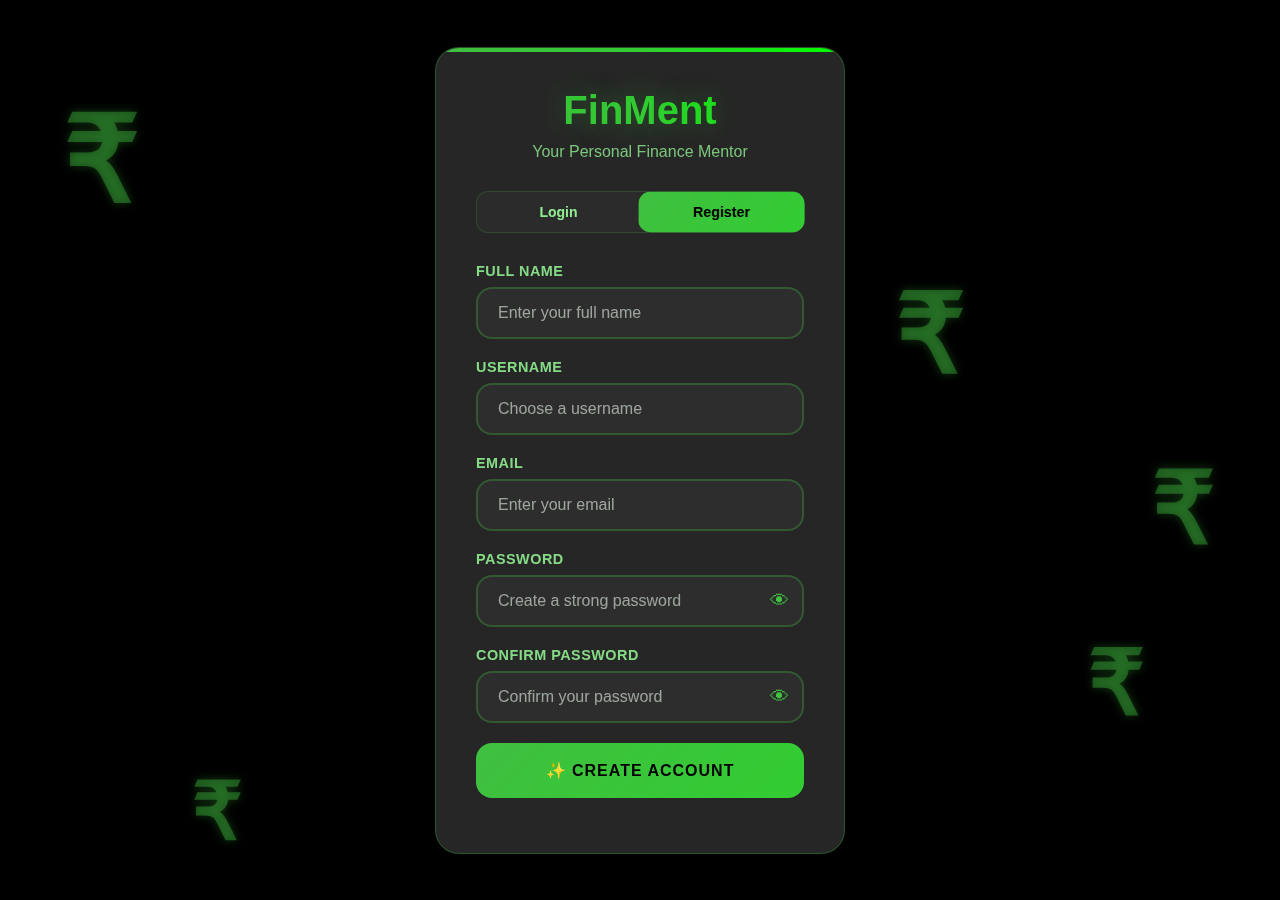
<file: target/classes/static/index.html>
<!DOCTYPE html>
<html lang="en">
<head>
    <meta charset="UTF-8">
    <meta name="viewport" content="width=device-width, initial-scale=1.0">
    <title>FinMent - Student Finance Mentor</title>
    <style>
        * {
            margin: 0;
            padding: 0;
            box-sizing: border-box;
        }

        body {
            font-family: 'Inter', -apple-system, BlinkMacSystemFont, 'Segoe UI', sans-serif;
            background: #000000;
            min-height: 100vh;
            color: #e8f5e8;
            overflow-x: hidden;
        }

        .floating-shapes {
            position: fixed;
            top: 0;
            left: 0;
            width: 100%;
            height: 100%;
            pointer-events: none;
            z-index: -1;
        }

        .shape {
            position: absolute;
            border-radius: 50%;
            background: rgba(64, 191, 64, 0.15);
            animation: float 20s infinite linear;
        }

        .shape:nth-child(1) { width: 80px; height: 80px; top: 20%; left: 10%; animation-delay: 0s; }
        .shape:nth-child(2) { width: 60px; height: 60px; top: 60%; left: 80%; animation-delay: 5s; }
        .shape:nth-child(3) { width: 100px; height: 100px; top: 40%; left: 60%; animation-delay: 10s; }
        .shape:nth-child(4) { width: 40px; height: 40px; top: 80%; left: 20%; animation-delay: 15s; }

        @keyframes float {
            0%, 100% { transform: translateY(0px) rotate(0deg); }
            50% { transform: translateY(-20px) rotate(180deg); }
        }

        .container {
            max-width: 1600px;
            margin: 0 auto;
            padding: 20px;
        }

        .header {
            text-align: center;
            margin-bottom: 40px;
            position: relative;
        }

        .header h1 {
            font-size: 4rem;
            font-weight: 900;
            background: linear-gradient(45deg, #40bf40, #32cd32, #00ff00);
            -webkit-background-clip: text;
            -webkit-text-fill-color: transparent;
            text-shadow: 0 0 30px rgba(64, 191, 64, 0.4);
            margin-bottom: 10px;
            animation: glow 3s ease-in-out infinite alternate;
        }

        @keyframes glow {
            from { filter: drop-shadow(0 0 20px rgba(64, 191, 64, 0.3)); }
            to { filter: drop-shadow(0 0 40px rgba(64, 191, 64, 0.6)); }
        }

        .subtitle {
            font-size: 1.2rem;
            opacity: 0.9;
            margin-bottom: 30px;
            color: #90ee90;
        }

        .top-stats {
            display: grid;
            grid-template-columns: repeat(auto-fit, minmax(200px, 1fr));
            gap: 20px;
            margin-bottom: 30px;
        }

        .stat-card {
            background: rgba(45, 45, 45, 0.8);
            backdrop-filter: blur(20px);
            border: 1px solid rgba(64, 191, 64, 0.3);
            border-radius: 24px;
            padding: 25px;
            text-align: center;
            position: relative;
            overflow: hidden;
            transition: all 0.4s cubic-bezier(0.175, 0.885, 0.32, 1.275);
        }

        .stat-card::before {
            content: '';
            position: absolute;
            top: 0;
            left: -100%;
            width: 100%;
            height: 100%;
            background: linear-gradient(90deg, transparent, rgba(64, 191, 64, 0.2), transparent);
            transition: left 0.5s;
        }

        .stat-card:hover::before {
            left: 100%;
        }

        .stat-card:hover {
            transform: translateY(-10px) scale(1.02);
            box-shadow: 0 20px 40px rgba(64, 191, 64, 0.25);
            border-color: rgba(64, 191, 64, 0.6);
        }

        .stat-icon {
            font-size: 2.5rem;
            margin-bottom: 10px;
            display: block;
        }

        .stat-label {
            font-size: 0.85rem;
            opacity: 0.8;
            margin-bottom: 8px;
            text-transform: uppercase;
            letter-spacing: 1px;
            color: #90ee90;
        }

        .stat-value {
            font-size: 1.8rem;
            font-weight: 800;
            margin-bottom: 5px;
            text-shadow: 0 2px 10px rgba(0, 0, 0, 0.3);
            color: #40bf40;
        }

        .income-card { background: linear-gradient(135deg, rgba(64, 191, 64, 0.25), rgba(50, 205, 50, 0.25)); }
        .expense-card { background: linear-gradient(135deg, rgba(64, 191, 64, 0.15), rgba(45, 45, 45, 0.8)); }
        .balance-card { background: linear-gradient(135deg, rgba(64, 191, 64, 0.3), rgba(50, 205, 50, 0.3)); }
        .cash-card { background: linear-gradient(135deg, rgba(64, 191, 64, 0.25), rgba(0, 255, 0, 0.2)); }
        .upi-card { background: linear-gradient(135deg, rgba(50, 205, 50, 0.25), rgba(64, 191, 64, 0.25)); }

        .wallet-section {
            display: grid;
            grid-template-columns: repeat(auto-fit, minmax(300px, 1fr));
            gap: 20px;
            margin-bottom: 30px;
        }

        .main-grid {
            display: grid;
            grid-template-columns: repeat(auto-fit, minmax(350px, 1fr));
            gap: 30px;
            margin-bottom: 40px;
        }

        .card {
            background: rgba(45, 45, 45, 0.85);
            backdrop-filter: blur(20px);
            border: 1px solid rgba(64, 191, 64, 0.3);
            border-radius: 24px;
            padding: 30px;
            transition: all 0.3s ease;
            position: relative;
            overflow: hidden;
        }

        .card::after {
            content: '';
            position: absolute;
            top: 0;
            left: 0;
            right: 0;
            height: 4px;
            background: linear-gradient(90deg, #40bf40, #32cd32, #00ff00);
            border-radius: 24px 24px 0 0;
        }

        .card:hover {
            transform: translateY(-5px);
            box-shadow: 0 15px 35px rgba(64, 191, 64, 0.25);
            border-color: rgba(64, 191, 64, 0.5);
        }

        .card-title {
            font-size: 1.5rem;
            font-weight: 700;
            margin-bottom: 25px;
            color: #40bf40;
        }

        .form-group {
            margin-bottom: 20px;
        }

        .form-label {
            display: block;
            margin-bottom: 8px;
            font-weight: 600;
            font-size: 0.9rem;
            text-transform: uppercase;
            letter-spacing: 0.5px;
            opacity: 0.9;
            color: #90ee90;
        }

        .form-input, .form-select {
            width: 100%;
            padding: 15px 20px;
            background: rgba(45, 45, 45, 0.7);
            border: 2px solid rgba(64, 191, 64, 0.3);
            border-radius: 16px;
            color: #e8f5e8;
            font-size: 16px;
            transition: all 0.3s ease;
        }

        .form-input::placeholder {
            color: rgba(232, 245, 232, 0.6);
        }

        .form-input:focus, .form-select:focus {
            outline: none;
            border-color: #40bf40;
            background: rgba(45, 45, 45, 0.9);
            box-shadow: 0 0 20px rgba(64, 191, 64, 0.25);
        }

        .form-select option {
            background: #2d2d2d;
            color: #e8f5e8;
        }

        .btn {
            width: 100%;
            padding: 18px;
            border: none;
            border-radius: 16px;
            font-size: 16px;
            font-weight: 700;
            text-transform: uppercase;
            letter-spacing: 1px;
            cursor: pointer;
            transition: all 0.3s ease;
            position: relative;
            overflow: hidden;
            color: #000;
            margin-bottom: 10px;
        }

        .btn:hover {
            transform: translateY(-3px) scale(1.05);
            box-shadow: 0 10px 30px rgba(64, 191, 64, 0.3);
        }

        .btn-income { background: linear-gradient(135deg, #40bf40 0%, #32cd32 100%); }
        .btn-expense { background: linear-gradient(135deg, #40bf40 0%, #50c878 100%); }
        .btn-budget { background: linear-gradient(135deg, #40bf40 0%, #32cd32 100%); }
        .btn-transfer { background: linear-gradient(135deg, #40bf40 0%, #00ff00 100%); }

        .budget-progress {
            background: rgba(45, 45, 45, 0.7);
            border-radius: 10px;
            height: 12px;
            margin: 15px 0;
            overflow: hidden;
            border: 1px solid rgba(64, 191, 64, 0.3);
        }

        .budget-fill {
            height: 100%;
            background: linear-gradient(90deg, #40bf40, #32cd32);
            border-radius: 10px;
            transition: width 0.5s ease;
        }

        .budget-fill.over-budget {
            background: linear-gradient(90deg, #dc2626, #b91c1c);
        }

        .daily-expenses {
            max-height: 200px;
            overflow-y: auto;
            margin-top: 15px;
        }

        .daily-expense-item {
            display: flex;
            justify-content: space-between;
            align-items: center;
            padding: 12px 15px;
            margin-bottom: 8px;
            background: rgba(45, 45, 45, 0.7);
            border-radius: 12px;
            border-left: 4px solid #40bf40;
        }

        .transaction-list {
            max-height: 300px;
            overflow-y: auto;
            margin-top: 20px;
        }

        .transaction-list::-webkit-scrollbar {
            width: 6px;
        }

        .transaction-list::-webkit-scrollbar-track {
            background: rgba(45, 45, 45, 0.5);
            border-radius: 10px;
        }

        .transaction-list::-webkit-scrollbar-thumb {
            background: rgba(64, 191, 64, 0.6);
            border-radius: 10px;
        }

        .transaction-item {
            display: flex;
            justify-content: space-between;
            align-items: center;
            padding: 20px;
            margin-bottom: 15px;
            background: rgba(45, 45, 45, 0.7);
            border-radius: 20px;
            border-left: 5px solid;
            transition: all 0.3s ease;
        }

        .transaction-item:hover {
            transform: translateX(10px);
            box-shadow: 0 10px 25px rgba(64, 191, 64, 0.2);
        }

        .transaction-item.income {
            border-left-color: #40bf40;
        }

        .transaction-item.expense {
            border-left-color: #dc2626;
        }

        .transaction-info h4 {
            font-size: 1.1rem;
            margin-bottom: 5px;
            font-weight: 600;
            color: #e8f5e8;
        }

        .transaction-meta {
            font-size: 0.85rem;
            opacity: 0.7;
            color: #90ee90;
        }

        .transaction-amount {
            font-size: 1.4rem;
            font-weight: 800;
            color: #40bf40;
        }

        .wallet-actions {
            display: flex;
            gap: 10px;
            margin-top: 15px;
            flex-wrap: wrap;
        }

        .wallet-btn {
            flex: 1;
            min-width: 100px;
            padding: 12px;
            background: rgba(64, 191, 64, 0.2);
            border: 1px solid rgba(64, 191, 64, 0.3);
            border-radius: 12px;
            color: #e8f5e8;
            font-weight: 600;
            cursor: pointer;
            transition: all 0.3s ease;
        }

        .wallet-btn:hover {
            background: rgba(64, 191, 64, 0.3);
            box-shadow: 0 5px 15px rgba(64, 191, 64, 0.2);
        }

        .modal {
            display: none;
            position: fixed;
            top: 0;
            left: 0;
            width: 100%;
            height: 100%;
            background: rgba(0, 0, 0, 0.8);
            backdrop-filter: blur(10px);
            z-index: 1000;
        }

        .modal.show {
            display: flex;
            align-items: center;
            justify-content: center;
        }

        .modal-content {
            background: linear-gradient(135deg, rgba(45, 45, 45, 0.95), rgba(77, 77, 77, 0.95));
            backdrop-filter: blur(20px);
            padding: 40px;
            border-radius: 24px;
            width: 90%;
            max-width: 500px;
            border: 1px solid rgba(64, 191, 64, 0.3);
            position: relative;
        }

        .close {
            position: absolute;
            top: 15px;
            right: 20px;
            font-size: 2rem;
            color: rgba(232, 245, 232, 0.8);
            cursor: pointer;
            transition: all 0.3s ease;
        }

        .close:hover {
            color: #40bf40;
            transform: rotate(90deg) scale(1.2);
        }

        .notification {
            position: fixed;
            top: 20px;
            right: 20px;
            padding: 20px 30px;
            background: linear-gradient(135deg, #40bf40, #32cd32);
            color: #000;
            border-radius: 16px;
            font-weight: 600;
            z-index: 1001;
            transform: translateX(500px);
            transition: all 0.4s ease;
            box-shadow: 0 10px 30px rgba(64, 191, 64, 0.3);
        }

        .notification.error {
            background: linear-gradient(135deg, #dc2626, #b91c1c);
            color: #fff;
        }

        .notification.show {
            transform: translateX(0);
        }

        @media (max-width: 768px) {
            .header h1 {
                font-size: 2.5rem;
            }

            .main-grid {
                grid-template-columns: 1fr;
            }

            .top-stats {
                grid-template-columns: repeat(2, 1fr);
            }

            .wallet-section {
                grid-template-columns: 1fr;
            }
        }
    </style>
</head>
<body>
<div class="floating-shapes">
    <div class="shape"></div>
    <div class="shape"></div>
    <div class="shape"></div>
    <div class="shape"></div>
</div>

<div class="container">
    <div class="header">
        <h1>FinMent</h1>
        <p class="subtitle">For the Student, By the Student</p>
    </div>
    <div id="netBalance"></div>

    <div class="top-stats">
        <div class="stat-card income-card">
            <span class="stat-icon">💰</span>
            <div class="stat-label">Total Income</div>
            <div class="stat-value" id="totalIncome">₹0</div>
        </div>
        <div class="stat-card expense-card">
            <span class="stat-icon">💸</span>
            <div class="stat-label">Total Spent</div>
            <div class="stat-value" id="totalExpenses">₹0</div>
        </div>
        <div class="stat-card balance-card">
            <span class="stat-icon">🏆</span>
            <div class="stat-label">Net Balance</div>
            <div class="stat-value" id="currentBalance">₹0</div>
        </div>
        <div class="stat-card cash-card">
            <span class="stat-icon">💵</span>
            <div class="stat-label">Cash in Hand</div>
            <div class="stat-value" id="cashInHand">₹0</div>
        </div>
        <div class="stat-card upi-card">
            <span class="stat-icon">📱</span>
            <div class="stat-label">UPI Balance</div>
            <div class="stat-value" id="upiBalance">₹0</div>
        </div>
    </div>

    <div class="wallet-section">
        <div class="card">
            <h2 class="card-title">🏦 Wallet Management</h2>
            <div class="wallet-actions">
                <button class="wallet-btn" onclick="openTransferModal('cash-to-upi')">Cash → UPI</button>
                <button class="wallet-btn" onclick="openTransferModal('upi-to-cash')">UPI → Cash</button>
                <button class="wallet-btn" onclick="openTransferModal('add-cash')">Add Cash</button>
                <button class="wallet-btn" onclick="openTransferModal('add-upi')">Add UPI</button>
            </div>
            <div style="margin-top: 20px; font-size: 0.9rem; opacity: 0.8;">
                <p>💡 Track your money across different payment methods</p>
            </div>
        </div>

        <div class="card">
            <h2 class="card-title">🎯 Monthly Budget</h2>
            <div class="form-group">
                <input type="number" class="form-input" id="budgetAmount" placeholder="Set monthly budget (₹)" min="0">
            </div>
            <button class="btn btn-budget" onclick="setBudget()">🎯 Set Budget</button>
            <div id="budgetDisplay" style="display: none; margin-top: 15px;">
                <div style="display: flex; justify-content: space-between; margin-bottom: 10px;">
                    <span>Spent: ₹<span id="budgetSpent">0</span></span>
                    <span>Budget: ₹<span id="budgetTotal">0</span></span>
                </div>
                <div class="budget-progress">
                    <div class="budget-fill" id="budgetFill"></div>
                </div>
                <div style="font-size: 0.85rem; opacity: 0.8;">
                    Remaining: ₹<span id="budgetRemaining">0</span>
                </div>
            </div>
        </div>

        <div class="card">
            <h2 class="card-title">📊 Today's Expenses</h2>
            <div class="daily-expenses" id="dailyExpenses">
                <div style="text-align: center; padding: 20px; opacity: 0.7;">
                    <p>No expenses today yet!</p>
                </div>
            </div>
            <div style="margin-top: 15px; padding-top: 15px; border-top: 1px solid rgba(64,191,64,0.2);">
                <strong>Today's Total: ₹<span id="todayTotal">0</span></strong>
            </div>
        </div>
    </div>

    <div class="main-grid">
        <div class="card">
            <h2 class="card-title">💵 Add Money</h2>
            <form id="incomeForm">
                <div class="form-group">
                    <label class="form-label">Amount (₹)</label>
                    <input type="number" class="form-input" id="incomeAmount" step="0.01" min="0" required placeholder="Enter amount">
                </div>
                <div class="form-group">
                    <label class="form-label">Add to</label>
                    <select class="form-select" id="incomeWallet" required>
                        <option value="cash">💵 Cash</option>
                        <option value="upi">📱 UPI</option>
                    </select>
                </div>
                <div class="form-group">
                    <label class="form-label">Date Received</label>
                    <input type="date" class="form-input" id="incomeDate" required>
                </div>
                <div class="form-group">
                    <label class="form-label">Source</label>
                    <select class="form-select" id="incomeSource">
                        <option value="Parents">Parents</option>
                        <option value="Part-time Job">Part-time Job</option>
                        <option value="Scholarship">Scholarship</option>
                        <option value="Gift">Gift</option>
                        <option value="Other">Other</option>
                    </select>
                </div>
                <button type="submit" class="btn btn-income">💰 Add Money</button>
            </form>
        </div>

        <div class="card">
            <h2 class="card-title">💸 Track Expense</h2>
            <form id="expenseForm">
                <div class="form-group">
                    <label class="form-label">Amount (₹)</label>
                    <input type="number" class="form-input" id="expenseAmount" step="0.01" min="0" required placeholder="How much did you spend?">
                </div>
                <div class="form-group">
                    <label class="form-label">Payment Method</label>
                    <select class="form-select" id="expenseWallet" required>
                        <option value="cash">💵 Cash</option>
                        <option value="upi">📱 UPI</option>
                    </select>
                </div>
                <div class="form-group">
                    <label class="form-label">Date</label>
                    <input type="date" class="form-input" id="expenseDate" required>
                </div>
                <div class="form-group">
                    <label class="form-label">Category</label>
                    <select class="form-select" id="expenseCategory">
                        <option value="Food">🍕 Food & Snacks</option>
                        <option value="Transport">🚌 Transport</option>
                        <option value="Books">📚 Books & Supplies</option>
                        <option value="Entertainment">🎮 Entertainment</option>
                        <option value="Clothes">👕 Clothes</option>
                        <option value="Health">💊 Health & Medicine</option>
                        <option value="Other">📦 Other</option>
                    </select>
                </div>
                <div class="form-group">
                    <label class="form-label">Description</label>
                    <input type="text" class="form-input" id="expenseDescription" placeholder="What did you buy?">
                </div>
                <button type="submit" class="btn btn-expense">💸 Add Expense</button>
            </form>
        </div>

        <div class="card">
            <h2 class="card-title">📊 Transaction History</h2>
            <div class="transaction-list" id="transactionList">
                <div style="text-align: center; padding: 40px; opacity: 0.7;">
                    <h3>🎉 Ready to start tracking?</h3>
                    <p>Add your first transaction above to see the magic happen!</p>
                </div>
            </div>
        </div>
    </div>
</div>

<div id="transferModal" class="modal">
    <div class="modal-content">
        <span class="close" onclick="closeTransferModal()">&times;</span>
        <h2 id="transferTitle" style="margin-bottom: 25px; color: #40bf40;">Transfer Money</h2>
        <form id="transferForm">
            <div class="form-group">
                <label class="form-label">Amount (₹)</label>
                <input type="number" class="form-input" id="transferAmount" step="0.01" min="0" required placeholder="Enter amount">
            </div>
            <div class="form-group">
                <label class="form-label">Description</label>
                <input type="text" class="form-input" id="transferDesc" placeholder="Optional description">
            </div>
            <button type="submit" class="btn btn-transfer">✅ Confirm</button>
        </form>
    </div>
</div>

<div id="notification" class="notification"></div>

<script>
    const BASE_URL = "http://localhost:8085/api/expenses";
    const userEmail = localStorage.getItem("userEmail"); // stored during login

    if (!userEmail) {
      alert("Please login first!");
      window.location.href = "login.html";
    }

    // ------------------------- DASHBOARD VARIABLES -------------------------
    let totalIncome = 0;
    let totalExpenses = 0;
    let cashInHand = 0;
    let upiBalance = 0;
    let transactions = [];

    // ------------------------- UPDATE DASHBOARD -------------------------
    function updateDashboard() {
      document.getElementById("totalIncome").innerText = `₹${totalIncome}`;
      document.getElementById("totalExpenses").innerText = `₹${totalExpenses}`;
      document.getElementById("cashInHand").innerText = `₹${cashInHand}`;
      document.getElementById("upiBalance").innerText = `₹${upiBalance}`;
    }

    // ------------------------- SHOW TRANSACTIONS -------------------------
    function renderTransactions() {
      const list = document.getElementById("transactionList");
      list.innerHTML = "";
      if (transactions.length === 0) {
        list.innerHTML = `<div style="text-align:center; padding:40px; opacity:0.7;">
                            <h3>🎉 Ready to start tracking?</h3>
                            <p>Add your first transaction above to see the magic happen!</p>
                          </div>`;
        return;
      }

      transactions.forEach((t) => {
        const div = document.createElement("div");
        div.classList.add("transaction-item", t.type);
        div.innerHTML = `
          <div class="transaction-info">
            <h4>${t.category || 'Transaction'}</h4>
            <div class="transaction-meta">${t.date} • ${t.description || ''}</div>
          </div>
          <div class="transaction-amount ${t.type}">₹${t.amount}</div>
        `;
        list.appendChild(div);
      });
    }

    // ------------------------- NOTIFICATION -------------------------
    function showNotification(msg, type = "success") {
      const n = document.getElementById("notification");
      n.className = "notification " + (type === "error" ? "error" : "");
      n.innerText = msg;
      n.classList.add("show");
      setTimeout(() => n.classList.remove("show"), 3000);
    }

    // ------------------------- LOAD EXISTING DATA -------------------------
    async function loadExpenses() {
      try {
        // NOTE: backend endpoint expects /api/expenses/user/{email}
        const res = await fetch(`${BASE_URL}/user/${encodeURIComponent(userEmail)}`);
        if (!res.ok) throw new Error("Failed to fetch data");

        const data = await res.json();

        // map server fields to frontend
        transactions = data.map((item) => ({
          type: item.category === "Income" ? "income" : "expense",
          amount: item.amount,
          wallet: item.wallet || "cash",
          date: item.date,
          category: item.category,
          description: item.description // backend uses 'description'
        }));

        totalIncome = 0;
        totalExpenses = 0;
        cashInHand = 0;
        upiBalance = 0;

        data.forEach((e) => {
          if (e.category === "Income") totalIncome += e.amount;
          else totalExpenses += e.amount;

          if (e.wallet === "cash")
            cashInHand += e.amount * (e.category === "Income" ? 1 : -1);
          else
            upiBalance += e.amount * (e.category === "Income" ? 1 : -1);
        });

        renderTransactions();
        updateDashboard();
      } catch (err) {
        console.error(err);
        showNotification("⚠️ Server not reachable!", "error");
      }
    }

    // ------------------------- ADD INCOME -------------------------
    document.getElementById("incomeForm").addEventListener("submit", async (e) => {
      e.preventDefault();
      const amount = parseFloat(document.getElementById("incomeAmount").value);
      const wallet = document.getElementById("incomeWallet").value;
      const date = document.getElementById("incomeDate").value;
      const source = document.getElementById("incomeSource").value;

      if (!amount || !date) return showNotification("Enter all fields!", "error");

      try {
        const res = await fetch(`${BASE_URL}/add`, {
          method: "POST",
          headers: { "Content-Type": "application/json" },
          body: JSON.stringify({
  email: userEmail,
  amount,
  category: "Income",
  wallet,
  source,
  date,
}),

        });

        if (res.ok) {
          showNotification("✅ Income added!");
          document.getElementById("incomeForm").reset();
          loadExpenses();
        } else {
          const txt = await res.text();
          showNotification("❌ Failed to add income! " + txt, "error");
        }
      } catch (err) {
        showNotification("⚠️ Server not reachable!", "error");
      }
    });

    // ------------------------- ADD EXPENSE -------------------------
    document.getElementById("expenseForm").addEventListener("submit", async (e) => {
      e.preventDefault();
      const amount = parseFloat(document.getElementById("expenseAmount").value);
      const wallet = document.getElementById("expenseWallet").value;
      const date = document.getElementById("expenseDate").value;
      const category = document.getElementById("expenseCategory").value;
      const description = document.getElementById("expenseDescription").value;

      if (!amount || !date || !category)
        return showNotification("Enter all fields!", "error");

      try {
        const res = await fetch(`${BASE_URL}/add`, {
          method: "POST",
          headers: { "Content-Type": "application/json" },
         body: JSON.stringify({
  email: userEmail,
  amount,
  category,
  wallet,
  description,
  date,
}),
        });

        if (res.ok) {
          showNotification("✅ Expense added!");
          document.getElementById("expenseForm").reset();
          loadExpenses();
        } else {
          const txt = await res.text();
          showNotification("❌ Failed to add expense! " + txt, "error");
        }
      } catch (err) {
        showNotification("⚠️ Server not reachable!", "error");
      }
      const EXPENSE_URL = "http://localhost:8085/api/expenses";
        const BUDGET_URL  = "http://localhost:8085/api/budget";
        async function loadBudget(month) {
  const res = await fetch(`${BUDGET_URL}/${encodeURIComponent(userEmail)}/${month}`);
  const data = await res.json();
  document.getElementById("monthlyBudget").innerText = `₹${data.limit_amount}`;
}
function updateDashboard() {
  const netBalance = totalIncome - totalExpenses;
  document.getElementById("totalIncome").innerText = `₹${totalIncome}`;
  document.getElementById("totalExpenses").innerText = `₹${totalExpenses}`;
  document.getElementById("cashInHand").innerText = `₹${cashInHand}`;
  document.getElementById("upiBalance").innerText = `₹${upiBalance}`;
  document.getElementById("netBalance").innerText = `₹${netBalance}`;
}

async function loadMonthlyBudget() {
  const month = new Date().getMonth() + 1; // current month as number
  try {
    const res = await fetch(`http://localhost:8085/api/budget/${encodeURIComponent(userEmail)}/${month}`);
    if (!res.ok) throw new Error("Failed to fetch budget");
    const data = await res.json();
    document.getElementById("monthlyBudget").innerText = `₹${data.limit_amount}`;
  } catch (err) {
    console.error(err);
    document.getElementById("monthlyBudget").innerText = "No budget set";
  }
}
window.onload = () => {
  loadExpenses();
  loadMonthlyBudget();
};


    });

    // ------------------------- INITIAL LOAD -------------------------
    window.onload = loadExpenses;
</script>

</body>
</html>
</file>
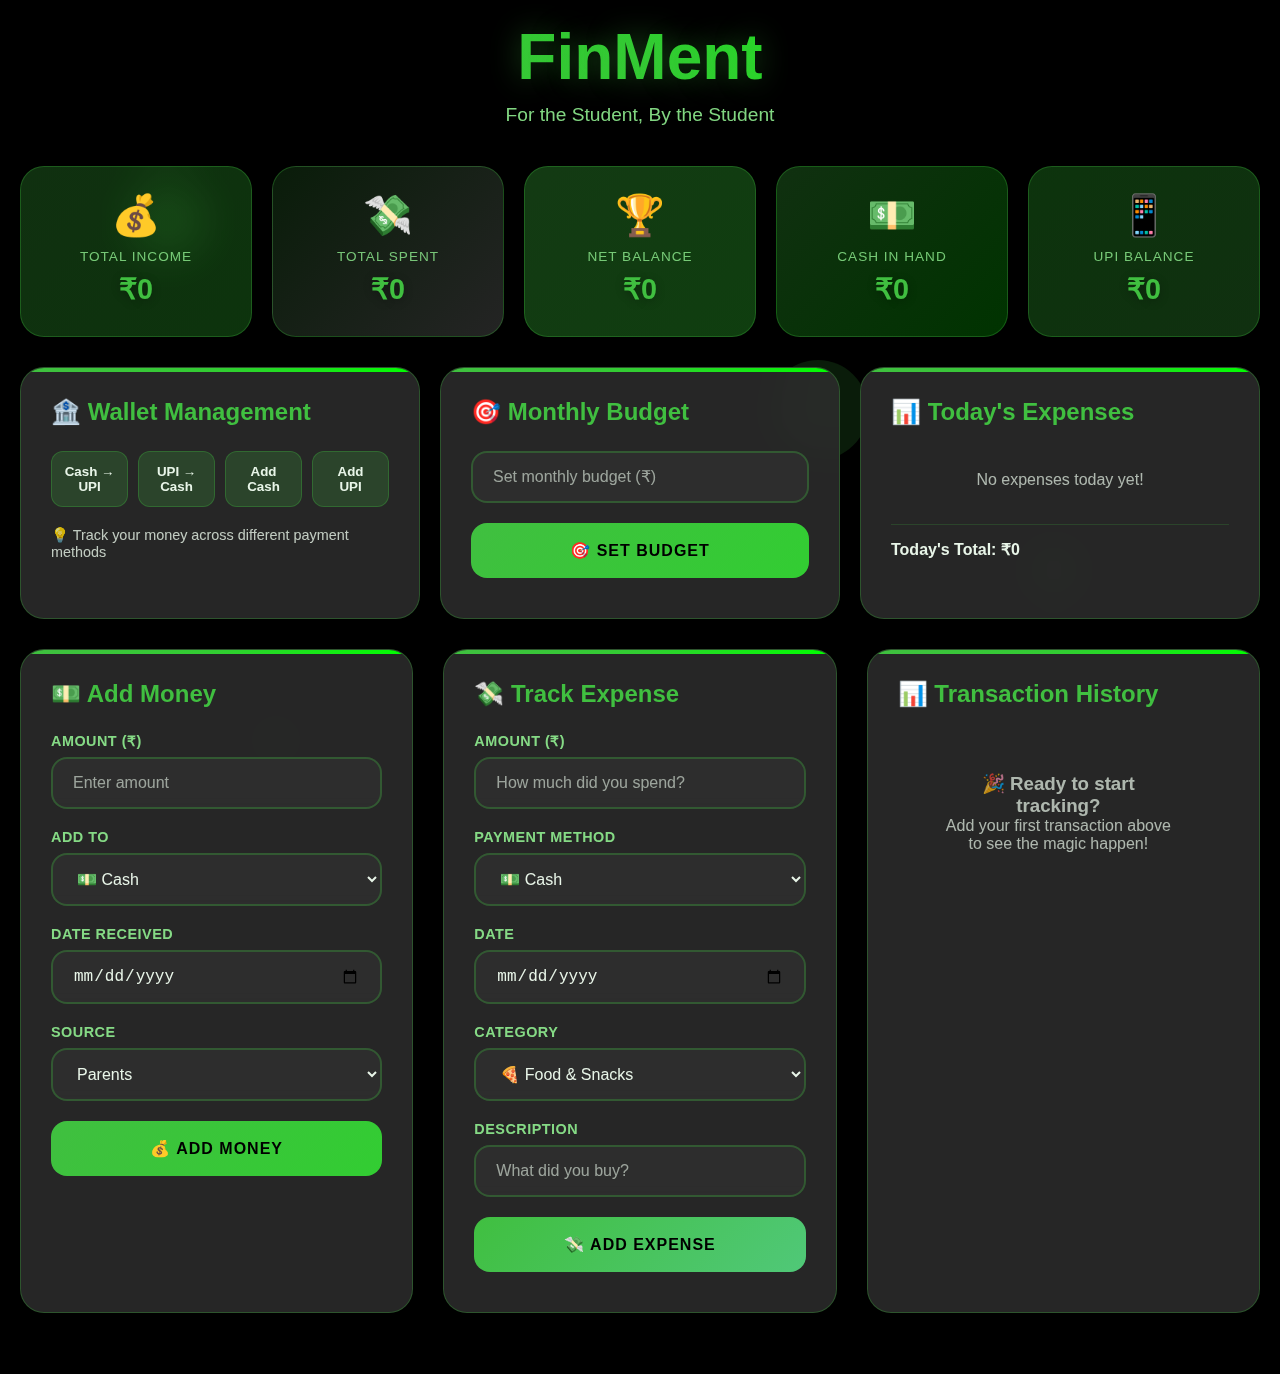
<file: src/main/resources/static/index.html>
<!DOCTYPE html>
<html lang="en">
<head>
  <meta charset="UTF-8">
  <meta name="viewport" content="width=device-width, initial-scale=1.0">
  <title>FinMent - Student Finance Mentor</title>
  <style>
    * {
        margin: 0;
        padding: 0;
        box-sizing: border-box;
    }

    body {
        font-family: 'Inter', -apple-system, BlinkMacSystemFont, 'Segoe UI', sans-serif;
        background: #000000;
        min-height: 100vh;
        color: #e8f5e8;
        overflow-x: hidden;
    }

    .floating-shapes {
        position: fixed;
        top: 0;
        left: 0;
        width: 100%;
        height: 100%;
        pointer-events: none;
        z-index: -1;
    }

    .shape {
        position: absolute;
        border-radius: 50%;
        background: rgba(64, 191, 64, 0.15);
        animation: float 20s infinite linear;
    }

    .shape:nth-child(1) { width: 80px; height: 80px; top: 20%; left: 10%; animation-delay: 0s; }
    .shape:nth-child(2) { width: 60px; height: 60px; top: 60%; left: 80%; animation-delay: 5s; }
    .shape:nth-child(3) { width: 100px; height: 100px; top: 40%; left: 60%; animation-delay: 10s; }
    .shape:nth-child(4) { width: 40px; height: 40px; top: 80%; left: 20%; animation-delay: 15s; }

    @keyframes float {
        0%, 100% { transform: translateY(0px) rotate(0deg); }
        50% { transform: translateY(-20px) rotate(180deg); }
    }

    .container {
        max-width: 1600px;
        margin: 0 auto;
        padding: 20px;
    }

    .header {
        text-align: center;
        margin-bottom: 40px;
        position: relative;
    }

    .header h1 {
        font-size: 4rem;
        font-weight: 900;
        background: linear-gradient(45deg, #40bf40, #32cd32, #00ff00);
        -webkit-background-clip: text;
        -webkit-text-fill-color: transparent;
        text-shadow: 0 0 30px rgba(64, 191, 64, 0.4);
        margin-bottom: 10px;
        animation: glow 3s ease-in-out infinite alternate;
    }

    @keyframes glow {
        from { filter: drop-shadow(0 0 20px rgba(64, 191, 64, 0.3)); }
        to { filter: drop-shadow(0 0 40px rgba(64, 191, 64, 0.6)); }
    }

    .subtitle {
        font-size: 1.2rem;
        opacity: 0.9;
        margin-bottom: 30px;
        color: #90ee90;
    }

    .top-stats {
        display: grid;
        grid-template-columns: repeat(auto-fit, minmax(200px, 1fr));
        gap: 20px;
        margin-bottom: 30px;
    }

    .stat-card {
        background: rgba(45, 45, 45, 0.8);
        backdrop-filter: blur(20px);
        border: 1px solid rgba(64, 191, 64, 0.3);
        border-radius: 24px;
        padding: 25px;
        text-align: center;
        position: relative;
        overflow: hidden;
        transition: all 0.4s cubic-bezier(0.175, 0.885, 0.32, 1.275);
        cursor: pointer;
    }

    .stat-card::before {
        content: '';
        position: absolute;
        top: 0;
        left: -100%;
        width: 100%;
        height: 100%;
        background: linear-gradient(90deg, transparent, rgba(64, 191, 64, 0.2), transparent);
        transition: left 0.5s;
    }

    .stat-card:hover::before {
        left: 100%;
    }

    .stat-card:hover {
        transform: translateY(-10px) scale(1.02);
        box-shadow: 0 20px 40px rgba(64, 191, 64, 0.25);
        border-color: rgba(64, 191, 64, 0.6);
    }

    .stat-icon {
        font-size: 2.5rem;
        margin-bottom: 10px;
        display: block;
    }

    .stat-label {
        font-size: 0.85rem;
        opacity: 0.8;
        margin-bottom: 8px;
        text-transform: uppercase;
        letter-spacing: 1px;
        color: #90ee90;
    }

    .stat-value {
        font-size: 1.8rem;
        font-weight: 800;
        margin-bottom: 5px;
        text-shadow: 0 2px 10px rgba(0, 0, 0, 0.3);
        color: #40bf40;
    }

    .income-card { background: linear-gradient(135deg, rgba(64, 191, 64, 0.25), rgba(50, 205, 50, 0.25)); }
    .expense-card { background: linear-gradient(135deg, rgba(64, 191, 64, 0.15), rgba(45, 45, 45, 0.8)); }
    .balance-card { background: linear-gradient(135deg, rgba(64, 191, 64, 0.3), rgba(50, 205, 50, 0.3)); }
    .balance-card.negative { background: linear-gradient(135deg, rgba(220, 38, 38, 0.3), rgba(185, 28, 28, 0.3)); }
    .cash-card { background: linear-gradient(135deg, rgba(64, 191, 64, 0.25), rgba(0, 255, 0, 0.2)); }
    .upi-card { background: linear-gradient(135deg, rgba(50, 205, 50, 0.25), rgba(64, 191, 64, 0.25)); }

    .wallet-section {
        display: grid;
        grid-template-columns: repeat(auto-fit, minmax(300px, 1fr));
        gap: 20px;
        margin-bottom: 30px;
    }

    .main-grid {
        display: grid;
        grid-template-columns: repeat(auto-fit, minmax(350px, 1fr));
        gap: 30px;
        margin-bottom: 40px;
    }

    .card {
        background: rgba(45, 45, 45, 0.85);
        backdrop-filter: blur(20px);
        border: 1px solid rgba(64, 191, 64, 0.3);
        border-radius: 24px;
        padding: 30px;
        transition: all 0.3s ease;
        position: relative;
        overflow: hidden;
    }

    .card::after {
        content: '';
        position: absolute;
        top: 0;
        left: 0;
        right: 0;
        height: 4px;
        background: linear-gradient(90deg, #40bf40, #32cd32, #00ff00);
        border-radius: 24px 24px 0 0;
    }

    .card:hover {
        transform: translateY(-5px);
        box-shadow: 0 15px 35px rgba(64, 191, 64, 0.25);
        border-color: rgba(64, 191, 64, 0.5);
    }

    .card-title {
        font-size: 1.5rem;
        font-weight: 700;
        margin-bottom: 25px;
        display: flex;
        align-items: center;
        gap: 10px;
        color: #40bf40;
    }

    .form-group {
        margin-bottom: 20px;
    }

    .form-label {
        display: block;
        margin-bottom: 8px;
        font-weight: 600;
        font-size: 0.9rem;
        text-transform: uppercase;
        letter-spacing: 0.5px;
        opacity: 0.9;
        color: #90ee90;
    }

    .form-input, .form-select {
        width: 100%;
        padding: 15px 20px;
        background: rgba(45, 45, 45, 0.7);
        border: 2px solid rgba(64, 191, 64, 0.3);
        border-radius: 16px;
        color: #e8f5e8;
        font-size: 16px;
        transition: all 0.3s ease;
        backdrop-filter: blur(10px);
    }

    .form-input::placeholder {
        color: rgba(232, 245, 232, 0.6);
    }

    .form-input:focus, .form-select:focus {
        outline: none;
        border-color: #40bf40;
        background: rgba(45, 45, 45, 0.9);
        transform: scale(1.02);
        box-shadow: 0 0 20px rgba(64, 191, 64, 0.25);
    }

    .form-select option {
        background: #2d2d2d;
        color: #e8f5e8;
    }

    .btn {
        width: 100%;
        padding: 18px;
        border: none;
        border-radius: 16px;
        font-size: 16px;
        font-weight: 700;
        text-transform: uppercase;
        letter-spacing: 1px;
        cursor: pointer;
        transition: all 0.3s cubic-bezier(0.175, 0.885, 0.32, 1.275);
        position: relative;
        overflow: hidden;
        color: #000;
        margin-bottom: 10px;
    }

    .btn::before {
        content: '';
        position: absolute;
        top: 50%;
        left: 50%;
        width: 0;
        height: 0;
        background: rgba(0, 0, 0, 0.2);
        border-radius: 50%;
        transform: translate(-50%, -50%);
        transition: all 0.5s ease;
    }

    .btn:hover::before {
        width: 300px;
        height: 300px;
    }

    .btn:hover {
        transform: translateY(-3px) scale(1.05);
        box-shadow: 0 10px 30px rgba(64, 191, 64, 0.3);
    }

    .btn-income { background: linear-gradient(135deg, #40bf40 0%, #32cd32 100%); }
    .btn-expense { background: linear-gradient(135deg, #40bf40 0%, #50c878 100%); }
    .btn-budget { background: linear-gradient(135deg, #40bf40 0%, #32cd32 100%); }
    .btn-transfer { background: linear-gradient(135deg, #40bf40 0%, #00ff00 100%); }

    .budget-progress {
        background: rgba(45, 45, 45, 0.7);
        border-radius: 10px;
        height: 12px;
        margin: 15px 0;
        overflow: hidden;
        position: relative;
        border: 1px solid rgba(64, 191, 64, 0.3);
    }

    .budget-fill {
        height: 100%;
        background: linear-gradient(90deg, #40bf40, #32cd32);
        border-radius: 10px;
        transition: width 0.5s ease;
        position: relative;
    }

    .budget-fill.over-budget {
        background: linear-gradient(90deg, #dc2626, #b91c1c);
    }

    .daily-expenses {
        max-height: 200px;
        overflow-y: auto;
        margin-top: 15px;
    }

    .daily-expense-item {
        display: flex;
        justify-content: space-between;
        align-items: center;
        padding: 12px 15px;
        margin-bottom: 8px;
        background: rgba(45, 45, 45, 0.7);
        border-radius: 12px;
        border-left: 4px solid #40bf40;
        transition: all 0.3s ease;
    }

    .daily-expense-item:hover {
        transform: translateX(5px);
        background: rgba(45, 45, 45, 0.9);
        box-shadow: 0 5px 15px rgba(64, 191, 64, 0.15);
    }

    .transaction-list {
        max-height: 300px;
        overflow-y: auto;
        margin-top: 20px;
        padding-right: 10px;
    }

    .transaction-list::-webkit-scrollbar {
        width: 6px;
    }

    .transaction-list::-webkit-scrollbar-track {
        background: rgba(45, 45, 45, 0.5);
        border-radius: 10px;
    }

    .transaction-list::-webkit-scrollbar-thumb {
        background: rgba(64, 191, 64, 0.6);
        border-radius: 10px;
    }

    .transaction-item {
        display: flex;
        justify-content: space-between;
        align-items: center;
        padding: 20px;
        margin-bottom: 15px;
        background: rgba(45, 45, 45, 0.7);
        backdrop-filter: blur(10px);
        border-radius: 20px;
        border-left: 5px solid;
        transition: all 0.3s cubic-bezier(0.175, 0.885, 0.32, 1.275);
        position: relative;
        overflow: hidden;
    }

    .transaction-item::before {
        content: '';
        position: absolute;
        top: 0;
        left: -100%;
        width: 100%;
        height: 100%;
        background: linear-gradient(90deg, transparent, rgba(64, 191, 64, 0.15), transparent);
        transition: left 0.8s;
    }

    .transaction-item:hover::before {
        left: 100%;
    }

    .transaction-item:hover {
        transform: translateX(10px) scale(1.02);
        box-shadow: 0 10px 25px rgba(64, 191, 64, 0.2);
    }

    .transaction-item.income {
        border-left-color: #40bf40;
    }

    .transaction-item.expense {
        border-left-color: #32cd32;
    }

    .transaction-info h4 {
        font-size: 1.1rem;
        margin-bottom: 5px;
        font-weight: 600;
        color: #e8f5e8;
    }

    .transaction-meta {
        font-size: 0.85rem;
        opacity: 0.7;
        color: #90ee90;
    }

    .transaction-amount {
        font-size: 1.4rem;
        font-weight: 800;
        text-shadow: 0 2px 10px rgba(0, 0, 0, 0.3);
        color: #40bf40;
    }

    .wallet-actions {
        display: flex;
        gap: 10px;
        margin-top: 15px;
    }

    .wallet-btn {
        flex: 1;
        padding: 12px;
        background: rgba(64, 191, 64, 0.2);
        border: 1px solid rgba(64, 191, 64, 0.3);
        border-radius: 12px;
        color: #e8f5e8;
        font-weight: 600;
        cursor: pointer;
        transition: all 0.3s ease;
    }

    .wallet-btn:hover {
        background: rgba(64, 191, 64, 0.3);
        transform: translateY(-2px);
        box-shadow: 0 5px 15px rgba(64, 191, 64, 0.2);
    }

    .modal {
        display: none;
        position: fixed;
        top: 0;
        left: 0;
        width: 100%;
        height: 100%;
        background: rgba(0, 0, 0, 0.8);
        backdrop-filter: blur(10px);
        z-index: 1000;
        animation: fadeIn 0.3s ease;
    }

    @keyframes fadeIn {
        from { opacity: 0; }
        to { opacity: 1; }
    }

    .modal-content {
        position: absolute;
        top: 50%;
        left: 50%;
        transform: translate(-50%, -50%);
        background: linear-gradient(135deg, rgba(45, 45, 45, 0.95), rgba(77, 77, 77, 0.95));
        backdrop-filter: blur(20px);
        padding: 40px;
        border-radius: 24px;
        width: 90%;
        max-width: 500px;
        border: 1px solid rgba(64, 191, 64, 0.3);
        animation: slideIn 0.4s cubic-bezier(0.175, 0.885, 0.32, 1.275);
    }

    @keyframes slideIn {
        from { transform: translate(-50%, -50%) scale(0.8) rotateY(20deg); opacity: 0; }
        to { transform: translate(-50%, -50%) scale(1) rotateY(0deg); opacity: 1; }
    }

    .close {
        position: absolute;
        top: 15px;
        right: 20px;
        font-size: 2rem;
        color: rgba(232, 245, 232, 0.8);
        cursor: pointer;
        transition: all 0.3s ease;
    }

    .close:hover {
        color: #40bf40;
        transform: rotate(90deg) scale(1.2);
    }

    .pulse {
        animation: pulse 2s infinite;
    }

    @keyframes pulse {
        0% { transform: scale(1); }
        50% { transform: scale(1.05); box-shadow: 0 0 30px rgba(64, 191, 64, 0.3); }
        100% { transform: scale(1); }
    }

    @media (max-width: 768px) {
        .header h1 {
            font-size: 2.5rem;
        }

        .main-grid {
            grid-template-columns: 1fr;
        }

        .top-stats {
            grid-template-columns: repeat(2, 1fr);
        }

        .wallet-section {
            grid-template-columns: 1fr;
        }
    }

    .notification {
        position: fixed;
        top: 20px;
        right: 20px;
        padding: 20px 30px;
        background: linear-gradient(135deg, #40bf40, #32cd32);
        color: #000;
        border-radius: 16px;
        font-weight: 600;
        z-index: 1001;
        transform: translateX(100%);
        transition: all 0.4s cubic-bezier(0.175, 0.885, 0.32, 1.275);
        box-shadow: 0 10px 30px rgba(64, 191, 64, 0.3);
    }

    .notification.error {
        background: linear-gradient(135deg, #dc2626, #b91c1c);
        color: #fff;
    }

    .notification.show {
        transform: translateX(0);
    }
  </style>
</head>
<body>
<div class="floating-shapes">
  <div class="shape"></div>
  <div class="shape"></div>
  <div class="shape"></div>
  <div class="shape"></div>
</div>

<div class="container">
  <div class="header">
    <h1>FinMent</h1>
    <p class="subtitle">For the Student, By the Student</p>
  </div>

  <!-- Top Stats Row -->
  <div class="top-stats">
    <div class="stat-card income-card">
      <span class="stat-icon">💰</span>
      <div class="stat-label">Total Income</div>
      <div class="stat-value" id="totalIncome">₹0</div>
    </div>
    <div class="stat-card expense-card">
      <span class="stat-icon">💸</span>
      <div class="stat-label">Total Spent</div>
      <div class="stat-value" id="totalExpenses">₹0</div>
    </div>
    <div class="stat-card balance-card" id="balanceCard">
      <span class="stat-icon">🏆</span>
      <div class="stat-label">Net Balance</div>
      <div class="stat-value" id="currentBalance">₹0</div>
    </div>
    <div class="stat-card cash-card">
      <span class="stat-icon">💵</span>
      <div class="stat-label">Cash in Hand</div>
      <div class="stat-value" id="cashInHand">₹0</div>
    </div>
    <div class="stat-card upi-card">
      <span class="stat-icon">📱</span>
      <div class="stat-label">UPI Balance</div>
      <div class="stat-value" id="upiBalance">₹0</div>
    </div>
  </div>

  <!-- Wallet Management Section -->
  <div class="wallet-section">
    <div class="card">
      <h2 class="card-title">🏦 Wallet Management</h2>
      <div class="wallet-actions">
        <button class="wallet-btn" onclick="openTransferModal('cash-to-upi')">Cash → UPI</button>
        <button class="wallet-btn" onclick="openTransferModal('upi-to-cash')">UPI → Cash</button>
        <button class="wallet-btn" onclick="openTransferModal('add-cash')">Add Cash</button>
        <button class="wallet-btn" onclick="openTransferModal('add-upi')">Add UPI</button>
      </div>
      <div style="margin-top: 20px; font-size: 0.9rem; opacity: 0.8;">
        <p>💡 Track your money across different payment methods</p>
      </div>
    </div>

    <div class="card">
      <h2 class="card-title">🎯 Monthly Budget</h2>
      <div class="form-group">
        <input type="number" class="form-input" id="budgetAmount" placeholder="Set monthly budget (₹)" min="0">
      </div>
      <button class="btn btn-budget" onclick="setBudget()">🎯 Set Budget</button>
      <div id="budgetDisplay" style="display: none; margin-top: 15px;">
        <div style="display: flex; justify-content: space-between; margin-bottom: 10px;">
          <span>Spent: ₹<span id="budgetSpent">0</span></span>
          <span>Budget: ₹<span id="budgetTotal">0</span></span>
        </div>
        <div class="budget-progress">
          <div class="budget-fill" id="budgetFill"></div>
        </div>
        <div style="font-size: 0.85rem; opacity: 0.8;">
          Remaining: ₹<span id="budgetRemaining">0</span>
        </div>
      </div>
    </div>

    <div class="card">
      <h2 class="card-title">📊 Today's Expenses</h2>
      <div class="daily-expenses" id="dailyExpenses">
        <div style="text-align: center; padding: 20px; opacity: 0.7;">
          <p>No expenses today yet!</p>
        </div>
      </div>
      <div style="margin-top: 15px; padding-top: 15px; border-top: 1px solid rgba(64,191,64,0.2);">
        <strong>Today's Total: ₹<span id="todayTotal">0</span></strong>
      </div>
    </div>
  </div>

  <!-- Main Forms Section -->
  <div class="main-grid">
    <div class="card">
      <h2 class="card-title">💵 Add Money</h2>
      <form id="incomeForm">
        <div class="form-group">
          <label class="form-label">Amount (₹)</label>
          <input type="number" class="form-input" id="incomeAmount" step="0.01" min="0" required placeholder="Enter amount">
        </div>
        <div class="form-group">
          <label class="form-label">Add to</label>
          <select class="form-select" id="incomeWallet" required>
            <option value="cash">💵 Cash</option>
            <option value="upi">📱 UPI</option>
          </select>
        </div>
        <div class="form-group">
          <label class="form-label">Date Received</label>
          <input type="date" class="form-input" id="incomeDate" required>
        </div>
        <div class="form-group">
          <label class="form-label">Source</label>
          <select class="form-select" id="incomeSource">
            <option value="Parents">Parents</option>
            <option value="Part-time Job">Part-time Job</option>
            <option value="Scholarship">Scholarship</option>
            <option value="Gift">Gift</option>
            <option value="Other">Other</option>
          </select>
        </div>
        <button type="submit" class="btn btn-income">💰 Add Money</button>
      </form>
    </div>

    <div class="card">
      <h2 class="card-title">💸 Track Expense</h2>
      <form id="expenseForm">
        <div class="form-group">
          <label class="form-label">Amount (₹)</label>
          <input type="number" class="form-input" id="expenseAmount" step="0.01" min="0" required placeholder="How much did you spend?">
        </div>
        <div class="form-group">
          <label class="form-label">Payment Method</label>
          <select class="form-select" id="expenseWallet" required>
            <option value="cash">💵 Cash</option>
            <option value="upi">📱 UPI</option>
          </select>
        </div>
        <div class="form-group">
          <label class="form-label">Date</label>
          <input type="date" class="form-input" id="expenseDate" required>
        </div>
        <div class="form-group">
          <label class="form-label">Category</label>
          <select class="form-select" id="expenseCategory">
            <option value="Food">🍕 Food & Snacks</option>
            <option value="Transport">🚌 Transport</option>
            <option value="Books">📚 Books & Supplies</option>
            <option value="Entertainment">🎮 Entertainment</option>
            <option value="Clothes">👕 Clothes</option>
            <option value="Health">💊 Health & Medicine</option>
            <option value="Other">📦 Other</option>
          </select>
        </div>
        <div class="form-group">
          <label class="form-label">Description</label>
          <input type="text" class="form-input" id="expenseDescription" placeholder="What did you buy?">
        </div>
        <button type="submit" class="btn btn-expense">💸 Add Expense</button>
      </form>
    </div>

    <div class="card">
      <h2 class="card-title">📊 Transaction History</h2>
      <div class="transaction-list" id="transactionList">
        <div style="text-align: center; padding: 40px; opacity: 0.7;">
          <h3>🎉 Ready to start tracking?</h3>
          <p>Add your first transaction above to see the magic happen!</p>
        </div>
      </div>
    </div>
  </div>
</div>

<!-- Transfer Modal -->
<div id="transferModal" class="modal">
  <div class="modal-content">
    <span class="close">&times;</span>
    <h2 id="transferTitle" style="margin-bottom: 25px; color: #40bf40;">Transfer Money</h2>
    <form id="transferForm">
      <div class="form-group">
        <label class="form-label">Amount (₹)</label>
        <input type="number" class="form-input" id="transferAmount" step="0.01" min="0" required placeholder="Enter amount">
      </div>
      <div class="form-group" id="transferDescription">
        <label class="form-label">Description</label>
        <input type="text" class="form-input" id="transferDesc" placeholder="Optional description">
      </div>
      <button type="submit" class="btn btn-transfer">✅ Confirm Transfer</button>
    </form>
  </div>
</div>

<script>
  let transactions = [];
  let monthlyBudget = 0;
  let cashBalance = 0;
  let upiBalance = 0;
  let currentTransferType = '';

  document.addEventListener('DOMContentLoaded', function() {
      updateDisplay();

      const today = new Date().toISOString().split('T')[0];
      document.getElementById('
</file>
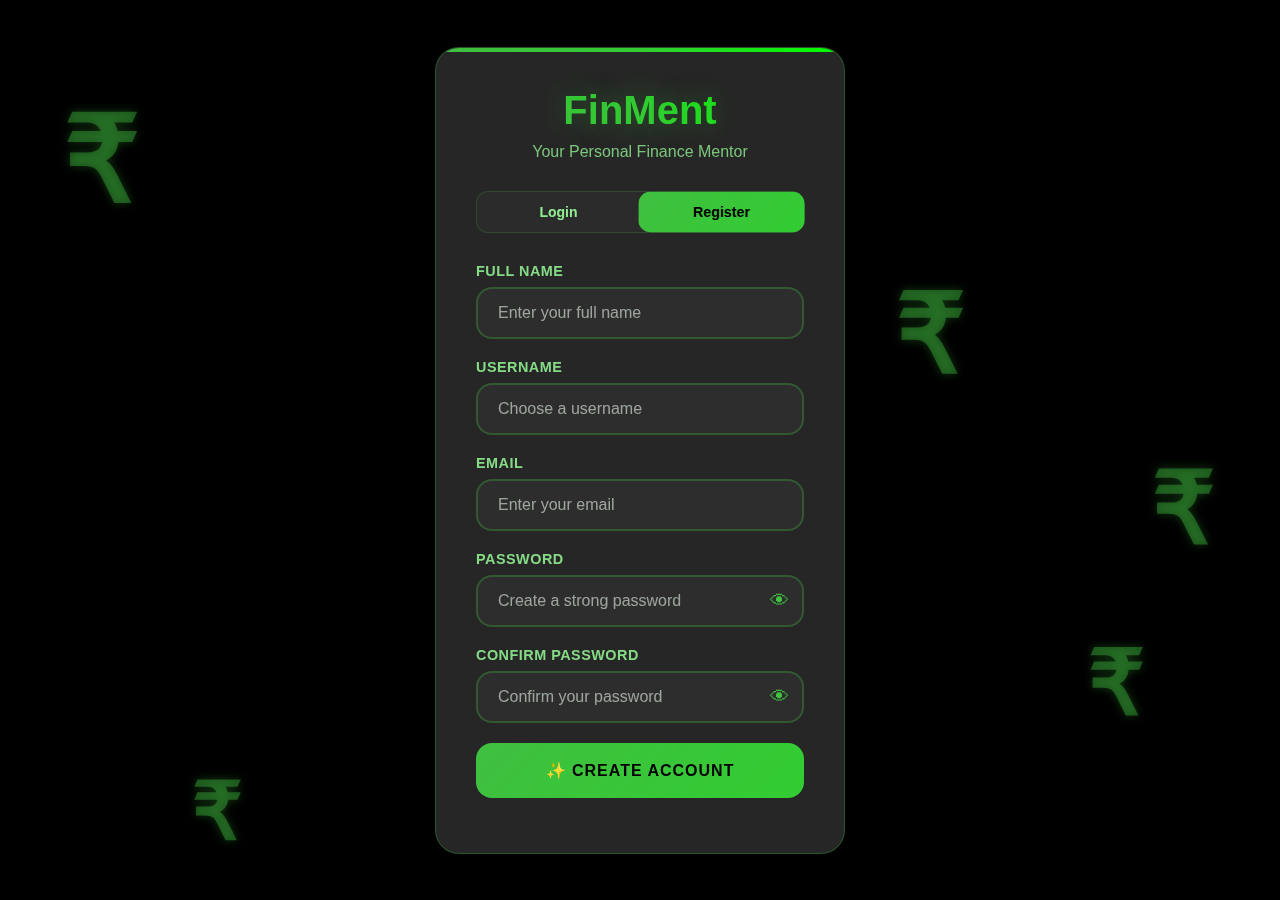
<file: target/classes/static/login.html>
<!DOCTYPE html>
<html lang="en">
<head>
  <meta charset="UTF-8">
  <meta name="viewport" content="width=device-width, initial-scale=1.0">
  <title>FinMent - Login & Register</title>
  <style>
    * {
        margin: 0;
        padding: 0;
        box-sizing: border-box;
    }

    body {
        font-family: 'Inter', -apple-system, BlinkMacSystemFont, 'Segoe UI', sans-serif;
        background: #000000;
        min-height: 100vh;
        color: #e8f5e8;
        overflow-x: hidden;
        display: flex;
        align-items: center;
        justify-content: center;
    }

    .floating-shapes {
        position: fixed;
        top: 0;
        left: 0;
        width: 100%;
        height: 100%;
        pointer-events: none;
        z-index: -1;
    }

    .shape {
        position: absolute;
        font-size: 100px;
        color: rgba(64, 191, 64, 0.4);
        animation: float 3s infinite linear;
        pointer-events: none;
        user-select: none;
        font-weight: bold;
        text-shadow: 0 0 10px rgba(64, 191, 64, 0.3);
    }

    .shape:nth-child(1) { font-size: 120px; top: 10%; left: 5%; animation-delay: 0s; animation-duration: 4s; }
    .shape:nth-child(2) { font-size: 90px; top: 70%; left: 85%; animation-delay: 0.1s; animation-duration: 3.6s; }
    .shape:nth-child(3) { font-size: 110px; top: 30%; left: 70%; animation-delay: 0.2s; animation-duration: 4.4s; }
    .shape:nth-child(4) { font-size: 80px; top: 85%; left: 15%; animation-delay: 0.3s; animation-duration: 3.2s; }
    .shape:nth-child(5) { font-size: 100px; top: 50%; left: 90%; animation-delay: 0.4s; animation-duration: 3.8s; }

    @keyframes float {
        0% {
            transform: translateY(0px) translateX(0px) rotate(0deg) scale(1);
            opacity: 0.2;
        }
        25% {
            transform: translateY(-50px) translateX(30px) rotate(90deg) scale(1.2);
            opacity: 0.4;
        }
        50% {
            transform: translateY(-30px) translateX(-20px) rotate(180deg) scale(0.8);
            opacity: 0.6;
        }
        75% {
            transform: translateY(-80px) translateX(40px) rotate(270deg) scale(1.1);
            opacity: 0.3;
        }
        100% {
            transform: translateY(0px) translateX(0px) rotate(360deg) scale(1);
            opacity: 0.2;
        }
    }

    .container {
        width: 100%;
        max-width: 450px;
        padding: 20px;
    }

    .auth-card {
        background: rgba(45, 45, 45, 0.85);
        backdrop-filter: blur(20px);
        border: 1px solid rgba(64, 191, 64, 0.3);
        border-radius: 24px;
        padding: 40px;
        transition: all 0.3s ease;
        position: relative;
        overflow: hidden;
    }

    .auth-card::after {
        content: '';
        position: absolute;
        top: 0;
        left: 0;
        right: 0;
        height: 4px;
        background: linear-gradient(90deg, #40bf40, #32cd32, #00ff00);
        border-radius: 24px 24px 0 0;
    }

    .auth-card:hover {
        transform: translateY(-5px);
        box-shadow: 0 15px 35px rgba(64, 191, 64, 0.25);
        border-color: rgba(64, 191, 64, 0.5);
    }

    .header {
        text-align: center;
        margin-bottom: 30px;
    }

    .header h1 {
        font-size: 2.5rem;
        font-weight: 900;
        background: linear-gradient(45deg, #40bf40, #32cd32, #00ff00);
        -webkit-background-clip: text;
        -webkit-text-fill-color: transparent;
        text-shadow: 0 0 30px rgba(64, 191, 64, 0.4);
        margin-bottom: 10px;
        animation: glow 3s ease-in-out infinite alternate;
    }

    @keyframes glow {
        from { filter: drop-shadow(0 0 20px rgba(64, 191, 64, 0.3)); }
        to { filter: drop-shadow(0 0 40px rgba(64, 191, 64, 0.6)); }
    }

    .subtitle {
        font-size: 1rem;
        opacity: 0.8;
        color: #90ee90;
        margin-bottom: 20px;
    }

    .form-toggle {
        display: flex;
        background: rgba(45, 45, 45, 0.7);
        border-radius: 12px;
        margin-bottom: 30px;
        border: 1px solid rgba(64, 191, 64, 0.2);
    }

    .toggle-btn {
        flex: 1;
        padding: 12px 20px;
        background: transparent;
        border: none;
        color: #90ee90;
        font-weight: 600;
        cursor: pointer;
        transition: all 0.3s ease;
        border-radius: 12px;
        font-size: 14px;
    }

    .toggle-btn.active {
        background: linear-gradient(135deg, #40bf40, #32cd32);
        color: #000;
        transform: scale(1.02);
    }

    .form-container {
        position: relative;
    }

    .form {
        display: none;
        animation: slideIn 0.4s ease;
    }

    .form.active {
        display: block;
    }

    @keyframes slideIn {
        from { opacity: 0; transform: translateX(20px); }
        to { opacity: 1; transform: translateX(0); }
    }

    .form-group {
        margin-bottom: 20px;
    }

    .form-label {
        display: block;
        margin-bottom: 8px;
        font-weight: 600;
        font-size: 0.9rem;
        text-transform: uppercase;
        letter-spacing: 0.5px;
        opacity: 0.9;
        color: #90ee90;
    }

    .form-input {
        width: 100%;
        padding: 15px 20px;
        background: rgba(45, 45, 45, 0.7);
        border: 2px solid rgba(64, 191, 64, 0.3);
        border-radius: 16px;
        color: #e8f5e8;
        font-size: 16px;
        transition: all 0.3s ease;
        backdrop-filter: blur(10px);
    }

    .form-input::placeholder {
        color: rgba(232, 245, 232, 0.6);
    }

    .form-input:focus {
        outline: none;
        border-color: #40bf40;
        background: rgba(45, 45, 45, 0.9);
        transform: scale(1.02);
        box-shadow: 0 0 20px rgba(64, 191, 64, 0.25);
    }

    .password-container {
        position: relative;
    }

    .password-toggle {
        position: absolute;
        right: 15px;
        top: 50%;
        transform: translateY(-50%);
        background: none;
        border: none;
        color: #40bf40;
        cursor: pointer;
        font-size: 1.2rem;
        transition: all 0.3s ease;
    }

    .password-toggle:hover {
        color: #32cd32;
        transform: translateY(-50%) scale(1.1);
    }

    .btn {
        width: 100%;
        padding: 18px;
        border: none;
        border-radius: 16px;
        font-size: 16px;
        font-weight: 700;
        text-transform: uppercase;
        letter-spacing: 1px;
        cursor: pointer;
        transition: all 0.3s cubic-bezier(0.175, 0.885, 0.32, 1.275);
        position: relative;
        overflow: hidden;
        color: #000;
        margin-bottom: 15px;
        background: linear-gradient(135deg, #40bf40 0%, #32cd32 100%);
    }

    .btn::before {
        content: '';
        position: absolute;
        top: 50%;
        left: 50%;
        width: 0;
        height: 0;
        background: rgba(0, 0, 0, 0.2);
        border-radius: 50%;
        transform: translate(-50%, -50%);
        transition: all 0.5s ease;
    }

    .btn:hover::before {
        width: 300px;
        height: 300px;
    }

    .btn:hover {
        transform: translateY(-3px) scale(1.05);
        box-shadow: 0 10px 30px rgba(64, 191, 64, 0.3);
    }

    .btn:disabled {
        opacity: 0.6;
        cursor: not-allowed;
        transform: none;
    }

    .forgot-password {
        text-align: center;
        margin-top: 15px;
    }

    .forgot-password a {
        color: #40bf40;
        text-decoration: none;
        font-size: 0.9rem;
        transition: all 0.3s ease;
    }

    .forgot-password a:hover {
        color: #32cd32;
        text-decoration: underline;
    }

    .notification {
        position: fixed;
        top: 20px;
        right: 20px;
        padding: 20px 30px;
        background: linear-gradient(135deg, #40bf40, #32cd32);
        color: #000;
        border-radius: 16px;
        font-weight: 600;
        z-index: 1001;
        transform: translateX(100%);
        transition: all 0.4s cubic-bezier(0.175, 0.885, 0.32, 1.275);
        box-shadow: 0 10px 30px rgba(64, 191, 64, 0.3);
    }

    .notification.error {
        background: linear-gradient(135deg, #dc2626, #b91c1c);
        color: #fff;
    }

    .notification.show {
        transform: translateX(0);
    }

    .loading {
        display: inline-block;
        width: 20px;
        height: 20px;
        border: 3px solid rgba(255, 255, 255, 0.3);
        border-radius: 50%;
        border-top-color: #fff;
        animation: spin 1s ease-in-out infinite;
    }

    @keyframes spin {
        to { transform: rotate(360deg); }
    }

    @media (max-width: 480px) {
        .container {
            padding: 15px;
        }

        .auth-card {
            padding: 30px 25px;
        }

        .header h1 {
            font-size: 2rem;
        }
    }
  </style>
</head>
<body>
<div class="floating-shapes">
  <div class="shape">₹</div>
  <div class="shape">₹</div>
  <div class="shape">₹</div>
  <div class="shape">₹</div>
  <div class="shape">₹</div>
</div>

<div class="container">
  <div class="auth-card">
    <div class="header">
      <h1>FinMent</h1>
      <p class="subtitle">Your Personal Finance Mentor</p>
    </div>

    <div class="form-toggle">
      <button class="toggle-btn" id="loginToggle" onclick="showLogin()">Login</button>
      <button class="toggle-btn active" id="registerToggle" onclick="showRegister()">Register</button>
    </div>

    <div class="form-container">
      <form class="form" id="loginForm">
        <div class="form-group">
          <label class="form-label">Email or Username</label>
          <input type="text" class="form-input" id="loginEmail" required placeholder="Enter your email or username">
        </div>
        <div class="form-group">
          <label class="form-label">Password</label>
          <div class="password-container">
            <input type="password" class="form-input" id="loginPassword" required placeholder="Enter your password">
            <button type="button" class="password-toggle" onclick="togglePassword('loginPassword')">👁</button>
          </div>
        </div>
        <button type="submit" class="btn">
          <span class="btn-text">🚀 Login</span>
        </button>
        <div class="forgot-password">
          <a href="#" onclick="forgotPassword(); return false;">Forgot Password?</a>
        </div>
      </form>

      <form class="form active" id="registerForm">
        <div class="form-group">
          <label class="form-label">Full Name</label>
          <input type="text" class="form-input" id="registerName" required placeholder="Enter your full name">
        </div>
        <div class="form-group">
          <label class="form-label">Username</label>
          <input type="text" class="form-input" id="registerUsername" required placeholder="Choose a username">
        </div>
        <div class="form-group">
          <label class="form-label">Email</label>
          <input type="email" class="form-input" id="registerEmail" required placeholder="Enter your email">
        </div>
        <div class="form-group">
          <label class="form-label">Password</label>
          <div class="password-container">
            <input type="password" class="form-input" id="registerPassword" required placeholder="Create a strong password">
            <button type="button" class="password-toggle" onclick="togglePassword('registerPassword')">👁</button>
          </div>
        </div>
        <div class="form-group">
          <label class="form-label">Confirm Password</label>
          <div class="password-container">
            <input type="password" class="form-input" id="confirmPassword" required placeholder="Confirm your password">
            <button type="button" class="password-toggle" onclick="togglePassword('confirmPassword')">👁</button>
          </div>
        </div>
        <button type="submit" class="btn">
          <span class="btn-text">✨ Create Account</span>
        </button>
      </form>
    </div>
  </div>
</div>
<script>
    const BASE_URL = "http://localhost:8085/api/users";

    /* 🔔 Notification helper */
    function showNotification(message, isError = false) {
      const notification = document.createElement("div");
      notification.className = `notification ${isError ? "error" : ""}`;
      notification.textContent = message;
      document.body.appendChild(notification);
      setTimeout(() => notification.classList.add("show"), 100);
      setTimeout(() => {
        notification.classList.remove("show");
        setTimeout(() => notification.remove(), 400);
      }, 3000);
    }

    /* 🔄 Toggle Forms */
    function showLogin() {
      document.querySelectorAll(".form").forEach(f => f.classList.remove("active"));
      document.getElementById("loginForm").classList.add("active");
      document.querySelectorAll(".toggle-btn").forEach(b => b.classList.remove("active"));
      document.getElementById("loginToggle").classList.add("active");
    }

    function showRegister() {
      document.querySelectorAll(".form").forEach(f => f.classList.remove("active"));
      document.getElementById("registerForm").classList.add("active");
      document.querySelectorAll(".toggle-btn").forEach(b => b.classList.remove("active"));
      document.getElementById("registerToggle").classList.add("active");
    }

    /* 👁 Password visibility toggle */
    function togglePassword(id) {
      const input = document.getElementById(id);
      const button = input.parentElement.querySelector(".password-toggle");
      if (input.type === "password") {
        input.type = "text";
        button.textContent = "🙈";
      } else {
        input.type = "password";
        button.textContent = "👁";
      }
    }

    /* ⏳ Button loading */
    function setLoading(button, isLoading, text) {
      const btnText = button.querySelector(".btn-text");
      if (isLoading) {
        btnText.innerHTML = '<span class="loading"></span> Processing...';
        button.disabled = true;
      } else {
        button.disabled = false;
        btnText.textContent = text;
      }
    }

    /* ✅ LOGIN */
    document.getElementById("loginForm").addEventListener("submit", async e => {
      e.preventDefault();
      const button = e.target.querySelector(".btn");
      setLoading(button, true, "🚀 Login");

      const email = document.getElementById("loginEmail").value.trim();
      const password = document.getElementById("loginPassword").value.trim();

      try {
        const res = await fetch(`${BASE_URL}/login`, {
          method: "POST",
          headers: { "Content-Type": "application/json" },
          body: JSON.stringify({ email, password })
        });

        const text = await res.text();

        if (res.ok && text.toLowerCase().includes("success")) {
          showNotification("✅ Login successful! Redirecting...");
          localStorage.setItem("userEmail", email); // store session locally
          setTimeout(() => (window.location.href = "index.html"), 1500);
        } else {
          showNotification(text || "Invalid credentials!", true);
        }
      } catch (err) {
        showNotification("⚠️ Server not reachable. Please check backend.", true);
      } finally {
        setLoading(button, false, "🚀 Login");
      }
    });

    /* ✅ REGISTER */
    document.getElementById("registerForm").addEventListener("submit", async e => {
      e.preventDefault();
      const button = e.target.querySelector(".btn");
      setLoading(button, true, "✨ Create Account");

      const name = document.getElementById("registerName").value.trim();
      const username = document.getElementById("registerUsername").value.trim();
      const email = document.getElementById("registerEmail").value.trim();
      const password = document.getElementById("registerPassword").value.trim();
      const confirmPassword = document.getElementById("confirmPassword").value.trim();

      if (password !== confirmPassword) {
        showNotification("⚠️ Passwords do not match!", true);
        setLoading(button, false, "✨ Create Account");
        return;
      }

      try {
        const res = await fetch(`${BASE_URL}/register`, {
          method: "POST",
          headers: { "Content-Type": "application/json" },
          body: JSON.stringify({ name, username, email, password })
        });

        const text = await res.text();

        if (res.ok && text.toLowerCase().includes("success")) {
          showNotification("🎉 Registration complete! You can now login.");
          setTimeout(showLogin, 1500);
        } else {
          showNotification(text || "⚠️ Registration failed!", true);
        }
      } catch (err) {
        showNotification("⚠️ Server not reachable. Please check backend.", true);
      } finally {
        setLoading(button, false, "✨ Create Account");
      }
    });
</script>



</body>
</html>
</file>
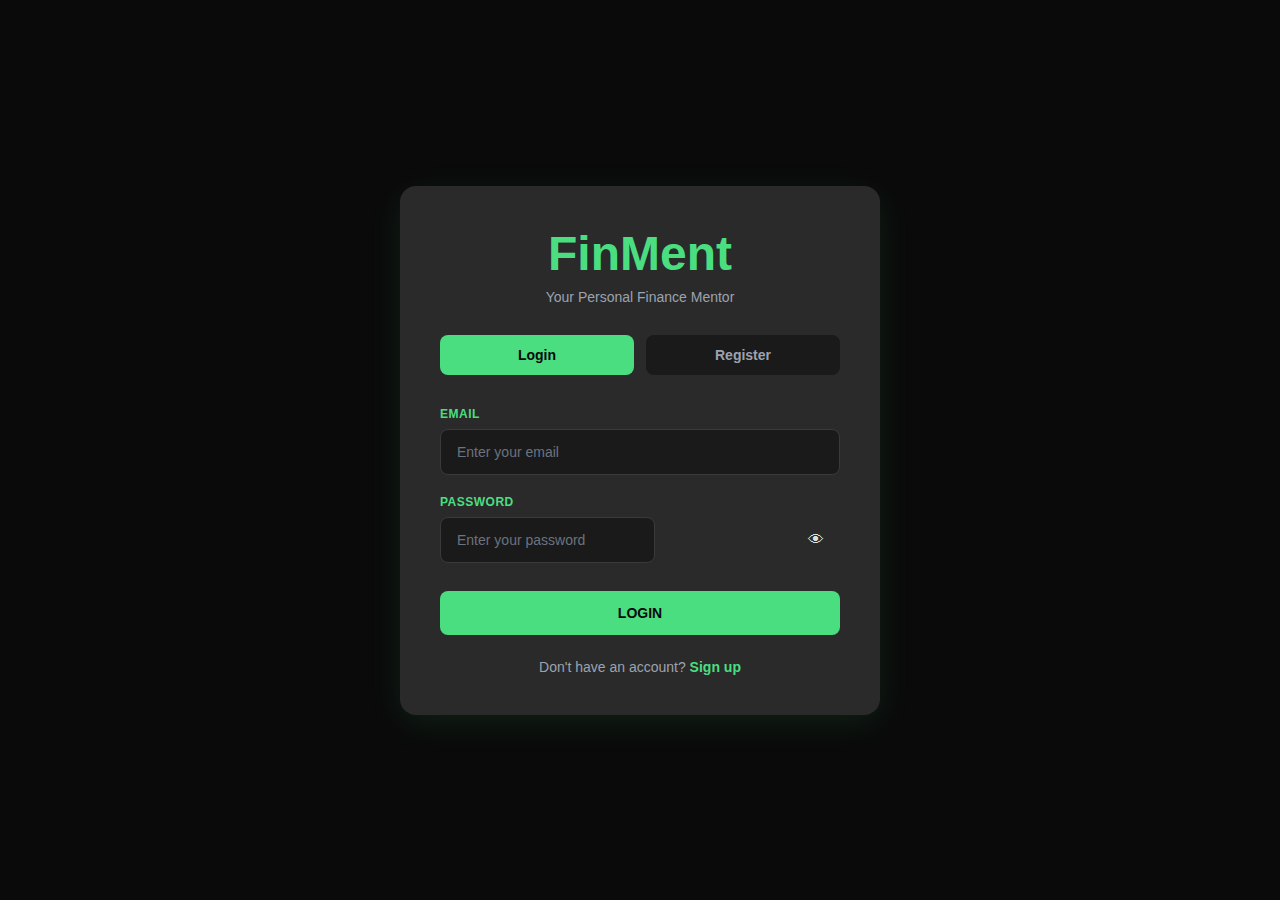
<file: src/main/resources/static/login.html>
<!DOCTYPE html>
<html lang="en">
<head>
  <meta charset="UTF-8">
  <meta name="viewport" content="width=device-width, initial-scale=1.0">
  <title>FinMent - Expense Tracker</title>
  <style>
    * {
        margin: 0;
        padding: 0;
        box-sizing: border-box;
    }

    body {
        font-family: 'Segoe UI', Tahoma, Geneva, Verdana, sans-serif;
        background-color: #0a0a0a;
        color: #e0e0e0;
        min-height: 100vh;
    }

    .page {
        display: none;
    }

    .page.active {
        display: block;
    }

    /* Auth Pages */
    .auth-container {
        min-height: 100vh;
        display: flex;
        align-items: center;
        justify-content: center;
        padding: 20px;
    }

    .auth-card {
        background-color: #2a2a2a;
        border-radius: 16px;
        padding: 40px;
        max-width: 480px;
        width: 100%;
        box-shadow: 0 8px 32px rgba(74, 222, 128, 0.1);
    }

    .auth-header {
        text-align: center;
        margin-bottom: 30px;
    }

    .brand {
        font-size: 48px;
        font-weight: bold;
        color: #4ade80;
        margin-bottom: 8px;
    }

    .tagline {
        color: #9ca3af;
        font-size: 14px;
    }

    .tab-buttons {
        display: flex;
        gap: 12px;
        margin-bottom: 32px;
    }

    .tab-btn {
        flex: 1;
        padding: 12px;
        background-color: #1a1a1a;
        color: #9ca3af;
        border: none;
        border-radius: 8px;
        cursor: pointer;
        font-size: 14px;
        font-weight: 600;
        transition: all 0.3s;
    }

    .tab-btn.active {
        background-color: #4ade80;
        color: #0a0a0a;
    }

    .auth-form {
        display: flex;
        flex-direction: column;
        gap: 20px;
    }

    .form-group {
        display: flex;
        flex-direction: column;
        gap: 8px;
    }

    .form-group label {
        color: #4ade80;
        font-size: 12px;
        font-weight: 600;
        letter-spacing: 0.5px;
    }

    .form-group input,
    .budget-input,
    .filter-input {
        padding: 14px 16px;
        background-color: #1a1a1a;
        border: 1px solid #3a3a3a;
        border-radius: 8px;
        color: #e0e0e0;
        font-size: 14px;
        transition: border-color 0.3s;
    }

    .form-group input:focus,
    .budget-input:focus,
    .filter-input:focus {
        outline: none;
        border-color: #4ade80;
    }

    .form-group input::placeholder,
    .budget-input::placeholder,
    .filter-input::placeholder {
        color: #6b7280;
    }

    .password-wrapper {
        position: relative;
    }

    .toggle-password {
        position: absolute;
        right: 16px;
        top: 50%;
        transform: translateY(-50%);
        cursor: pointer;
        user-select: none;
    }

    .submit-btn {
        padding: 14px;
        background-color: #4ade80;
        color: #0a0a0a;
        border: none;
        border-radius: 8px;
        font-size: 14px;
        font-weight: 700;
        cursor: pointer;
        transition: all 0.3s;
        margin-top: 8px;
    }

    .submit-btn:hover {
        background-color: #22c55e;
        transform: translateY(-1px);
    }

    .auth-footer {
        text-align: center;
        margin-top: 24px;
        color: #9ca3af;
        font-size: 14px;
    }

    .auth-footer a {
        color: #4ade80;
        text-decoration: none;
        font-weight: 600;
        cursor: pointer;
    }

    .auth-footer a:hover {
        text-decoration: underline;
    }

    /* Dashboard */
    .header {
        background-color: #1a1a1a;
        border-bottom: 1px solid #2a2a2a;
        padding: 16px 0;
        position: sticky;
        top: 0;
        z-index: 100;
    }

    .header-content {
        max-width: 1400px;
        margin: 0 auto;
        padding: 0 24px;
        display: flex;
        justify-content: space-between;
        align-items: center;
    }

    .header-left {
        display: flex;
        flex-direction: column;
    }

    .header .brand {
        font-size: 32px;
        color: #4ade80;
    }

    .header-tagline {
        color: #9ca3af;
        font-size: 12px;
    }

    .header-right {
        display: flex;
        gap: 12px;
    }

    .icon-btn {
        width: 40px;
        height: 40px;
        background-color: #2a2a2a;
        border: none;
        border-radius: 8px;
        font-size: 20px;
        cursor: pointer;
        transition: all 0.3s;
    }

    .icon-btn:hover {
        background-color: #3a3a3a;
    }

    .dashboard {
        max-width: 1400px;
        margin: 0 auto;
        padding: 24px;
    }

    .stats-grid {
        display: grid;
        grid-template-columns: repeat(auto-fit, minmax(200px, 1fr));
        gap: 16px;
        margin-bottom: 24px;
    }

    .stat-card {
        background-color: #1a1a1a;
        border: 1px solid #2a2a2a;
        border-radius: 12px;
        padding: 20px;
        text-align: center;
    }

    .stat-icon {
        font-size: 32px;
        margin-bottom: 8px;
    }

    .stat-label {
        color: #9ca3af;
        font-size: 11px;
        font-weight: 600;
        letter-spacing: 0.5px;
        margin-bottom: 8px;
    }

    .stat-value {
        color: #4ade80;
        font-size: 28px;
        font-weight: bold;
        font-family: monospace;
    }

    .main-grid {
        display: grid;
        grid-template-columns: repeat(auto-fit, minmax(300px, 1fr));
        gap: 20px;
        margin-bottom: 24px;
    }

    .card {
        background-color: #1a1a1a;
        border: 1px solid #2a2a2a;
        border-radius: 12px;
        padding: 24px;
    }

    .card-title {
        color: #4ade80;
        font-size: 18px;
        margin-bottom: 20px;
        display: flex;
        align-items: center;
        gap: 8px;
    }

    .wallet-buttons {
        display: grid;
        grid-template-columns: 1fr 1fr;
        gap: 12px;
        margin-bottom: 16px;
    }

    .wallet-btn {
        padding: 12px;
        background-color: #2a2a2a;
        color: #4ade80;
        border: 1px solid #3a3a3a;
        border-radius: 8px;
        font-size: 13px;
        font-weight: 600;
        cursor: pointer;
        transition: all 0.3s;
    }

    .wallet-btn:hover {
        background-color: #3a3a3a;
        border-color: #4ade80;
    }

    .wallet-info {
        color: #9ca3af;
        font-size: 12px;
        margin-top: 8px;
    }

    .budget-input {
        margin-bottom: 12px;
        width: 100%;
    }

    .no-expenses,
    .no-data {
        text-align: center;
        color: #6b7280;
        padding: 40px 20px;
    }

    .expense-total {
        text-align: center;
        margin-top: 16px;
        font-weight: 600;
        color: #9ca3af;
    }

    .expense-total span {
        color: #4ade80;
        font-size: 20px;
        font-family: monospace;
    }

    .add-expense-section {
        text-align: center;
        margin: 32px 0;
    }

    .add-expense-btn {
        padding: 16px 48px;
        background-color: #4ade80;
        color: #0a0a0a;
        border: none;
        border-radius: 12px;
        font-size: 16px;
        font-weight: 700;
        cursor: pointer;
        transition: all 0.3s;
    }

    .add-expense-btn:hover {
        background-color: #22c55e;
        transform: translateY(-2px);
    }

    .expenses-list-card {
        margin-bottom: 40px;
    }

    .expense-filters {
        display: grid;
        grid-template-columns: repeat(auto-fit, minmax(200px, 1fr));
        gap: 12px;
        margin-bottom: 20px;
    }

    .expenses-table {
        min-height: 200px;
    }

    /* Modal */
    .modal {
        display: none;
        position: fixed;
        z-index: 1000;
        left: 0;
        top: 0;
        width: 100%;
        height: 100%;
        background-color: rgba(0, 0, 0, 0.8);
    }

    .modal-content {
        background-color: #2a2a2a;
        margin: 5% auto;
        padding: 32px;
        border-radius: 16px;
        max-width: 500px;
        position: relative;
    }

    .close {
        color: #9ca3af;
        float: right;
        font-size: 32px;
        font-weight: bold;
        cursor: pointer;
        line-height: 1;
    }

    .close:hover {
        color: #e0e0e0;
    }

    /* Responsive */
    @media (max-width: 768px) {
        .stats-grid {
            grid-template-columns: repeat(2, 1fr);
        }

        .main-grid {
            grid-template-columns: 1fr;
        }

        .auth-card {
            padding: 24px;
        }

        .brand {
            font-size: 36px;
        }
    }
  </style>
</head>
<body>
<!-- Login Page -->
<div id="login-page" class="page active">
  <div class="auth-container">
    <div class="auth-card">
      <div class="auth-header">
        <h1 class="brand">FinMent</h1>
        <p class="tagline">Your Personal Finance Mentor</p>
      </div>

      <div class="tab-buttons">
        <button class="tab-btn active" onclick="showPage('login-page')">Login</button>
        <button class="tab-btn" onclick="showPage('register-page')">Register</button>
      </div>

      <form class="auth-form" onsubmit="login(event)">
        <div class="form-group">
          <label for="login-email">EMAIL</label>
          <input type="email" id="login-email" placeholder="Enter your email" required>
        </div>

        <div class="form-group">
          <label for="login-password">PASSWORD</label>
          <div class="password-wrapper">
            <input type="password" id="login-password" placeholder="Enter your password" required>
            <span class="toggle-password" onclick="togglePassword('login-password')">👁</span>
          </div>
        </div>

        <button type="submit" class="submit-btn">LOGIN</button>
      </form>

      <p class="auth-footer">
        Don't have an account? <a onclick="showPage('register-page')">Sign up</a>
      </p>
    </div>
  </div>
</div>

<!-- Register Page -->
<div id="register-page" class="page">
  <div class="auth-container">
    <div class="auth-card">
      <div class="auth-header">
        <h1 class="brand">FinMent</h1>
        <p class="tagline">Your Personal Finance Mentor</p>
      </div>

      <div class="tab-buttons">
        <button class="tab-btn" onclick="showPage('login-page')">Login</button>
        <button class="tab-btn active" onclick="showPage('register-page')">Register</button>
      </div>

      <form class="auth-form" onsubmit="register(event)">
        <div class="form-group">
          <label for="fullname">FULL NAME</label>
          <input type="text" id="fullname" placeholder="Enter your full name" required>
        </div>

        <div class="form-group">
          <label for="username">USERNAME</label>
          <input type="text" id="username" placeholder="Choose a username" required>
        </div>

        <div class="form-group">
          <label for="register-email">EMAIL</label>
          <input type="email" id="register-email" placeholder="Enter your email" required>
        </div>

        <div class="form-group">
          <label for="register-password">PASSWORD</label>
          <div class="password-wrapper">
            <input type="password" id="register-password" placeholder="Create a strong password" required>
            <span class="toggle-password" onclick="togglePassword('register-password')">👁</span>
          </div>
        </div>

        <div class="form-group">
          <label for="confirm-password">CONFIRM PASSWORD</label>
          <div class="password-wrapper">
            <input type="password" id="confirm-password" placeholder="Confirm your password" required>
            <span class="toggle-password" onclick="togglePassword('confirm-password')">👁</span>
          </div>
        </div>

        <button type="submit" class="submit-btn">CREATE ACCOUNT</button>
      </form>

      <p class="auth-footer">
        Already have an account? <a onclick="showPage('login-page')">Sign in</a>
      </p>
    </div>
  </div>
</div>

<!-- Dashboard Page -->
<div id="dashboard-page" class="page">
  <header class="header">
    <div class="header-content">
      <div class="header-left">
        <h1 class="brand">FinMent</h1>
        <p class="header-tagline">For the Student, By the Student</p>
      </div>
      <div class="header-right">
        <button class="icon-btn" onclick="toggleNotifications()">🔔</button>
        <button class="icon-btn" onclick="logout()">🚪</button>
      </div>
    </div>
  </header>

  <main class="dashboard">
    <div class="stats-grid">
      <div class="stat-card">
        <div class="stat-icon">💰</div>
        <div class="stat-label">TOTAL INCOME</div>
        <div class="stat-value">₹0</div>
      </div>
      <div class="stat-card">
        <div class="stat-icon">💸</div>
        <div class="stat-label">TOTAL SPENT</div>
        <div class="stat-value">₹0</div>
      </div>
      <div class="stat-card">
        <div class="stat-icon">🏆</div>
        <div class="stat-label">NET BALANCE</div>
        <div class="stat-value">₹0</div>
      </div>
      <div class="stat-card">
        <div class="stat-icon">💵</div>
        <div class="stat-label">CASH IN HAND</div>
        <div class="stat-value">₹0</div>
      </div>
      <div class="stat-card">
        <div class="stat-icon">📱</div>
        <div class="stat-label">UPI BALANCE</div>
        <div class="stat-value">₹0</div>
      </div>
    </div>

    <div class="main-grid">
      <div class="card wallet-card">
        <h3 class="card-title">🏦 Wallet Management</h3>
        <div class="wallet-buttons">
          <button class="wallet-btn" onclick="showModal('cash-upi')">Cash → UPI</button>
          <button class="wallet-btn" onclick="showModal('upi-cash')">UPI → Cash</button>
          <button class="wallet-btn" onclick="showModal('add-cash')">Add Cash</button>
          <button class="wallet-btn" onclick="showModal('add-upi')">Add UPI</button>
        </div>
        <p class="wallet-info">💡 Track your money across different payment methods</p>
      </div>

      <div class="card budget-card">
        <h3 class="card-title">🎯 Monthly Budget</h3>
        <input type="number" class="budget-input" placeholder="Set monthly budget (₹)" id="budget-input">
        <button class="submit-btn" onclick="setBudget()">💰 SET BUDGET</button>
      </div>

      <div class="card expenses-card">
        <h3 class="card-title">📊 Today's Expenses</h3>
        <p class="no-expenses">No expenses today yet!</p>
        <div class="expense-total">Today's Total: <span>₹0</span></div>
      </div>
    </div>

    <div class="add-expense-section">
      <button class="add-expense-btn" onclick="showModal('add-expense')">+ Add Expense</button>
    </div>

    <div class="card expenses-list-card">
      <h3 class="card-title">📋 All Expenses</h3>
      <div class="expense-filters">
        <input type="date" class="filter-input" placeholder="From Date">
        <input type="date" class="filter-input" placeholder="To Date">
        <select class="filter-input">
          <option value="">All Categories</option>
          <option value="food">Food</option>
          <option value="transport">Transport</option>
          <option value="entertainment">Entertainment</option>
          <option value="bills">Bills</option>
          <option value="shopping">Shopping</option>
          <option value="other">Other</option>
        </select>
      </div>
      <div class="expenses-table">
        <p class="no-data">No expenses recorded yet. Add your first expense!</p>
      </div>
    </div>
  </main>
</div>

<!-- Modal -->
<div id="modal" class="modal">
  <div class="modal-content">
    <span class="close" onclick="closeModal()">&times;</span>
    <div id="modal-body"></div>
  </div>
</div>

<script>
  // Page navigation
  function showPage(pageId) {
      document.querySelectorAll('.page').forEach(page => {
          page.classList.remove('active');
      });
      document.getElementById(pageId).classList.add('active');
  }

  // Toggle password visibility
  function togglePassword(id) {
      const input = document.getElementById(id);
      if (input.type === 'password') {
          input.type = 'text';
      } else {
          input.type = 'password';
      }
  }

  // Login
  function login(event) {
      event.preventDefault();
      showPage('dashboard-page');
  }

  // Register
  function register(event) {
      event.preventDefault();
      showPage('dashboard-page');
  }

  // Logout
  function logout() {
      showPage('login-page');
  }

  // Set budget
  function setBudget() {
      const budgetInput = document.getElementById('budget-input');
      const budget = budgetInput.value;
      if (budget && budget > 0) {
          alert(Budget set to ₹${budget});
          budgetInput.value = '';
      } else {
          alert('Please enter a valid budget amount');
      }
  }

  // Show modal
  function showModal(type) {
      const modal = document.getElementById('modal');
      const modalBody = document.getElementById('modal-body');

      let content = '';

      switch(type) {
          case 'add-expense':
              content = `
                  <h2 style="color: #4ade80; margin-bottom: 24px;">Add New Expense</h2>
                  <form onsubmit="addExpense(event)" style="display: flex; flex-direction: column; gap: 16px;">
                      <div>
                          <label style="color: #4ade80; font-size: 12px; font-weight: 600; display: block; margin-bottom: 8px;">AMOUNT (₹)</label>
                          <input type="number" id="expense-amount" placeholder="0.00" required style="width: 100%; padding: 12px; background-color: #1a1a1a; border: 1px solid #3a3a3a; border-radius: 8px; color: #e0e0e0; font-size: 18px;">
                      </div>
                      <div>
                          <label style="color: #4ade80; font-size: 12px; font-weight: 600; display: block; margin-bottom: 8px;">CATEGORY</label>
                          <select id="expense-category" required style="width: 100%; padding: 12px; background-color: #1a1a1a; border: 1px solid #3a3a3a; border-radius: 8px; color: #e0e0e0;">
                              <option value="">Select category</option>
                              <option value="food">Food</option>
                              <option value="transport">Transport</option>
                              <option value="entertainment">Entertainment</option>
                              <option value="bills">Bills</option>
                              <option value="shopping">Shopping</option>
                              <option value="healthcare">Healthcare</option>
                              <option value="other">Other</option>
                          </select>
                      </div>
                      <div>
                          <label style="color: #4ade80; font-size: 12px; font-weight: 600; display: block; margin-bottom: 8px;">DESCRIPTION</label>
                          <input type="text" id="expense-description" placeholder="What was this for?" required style="width: 100%; padding: 12px; background-color: #1a1a1a; border: 1px solid #3a3a3a; border-radius: 8px; color: #e0e0e0;">
                      </div>
                      <div>
                          <label style="color: #4ade80; font-size: 12px; font-weight: 600; display: block; margin-bottom: 8px;">DATE</label>
                          <input type="date" id="expense-date" required style="width: 100%; padding: 12px; background-color: #1a1a1a; border: 1px solid #3a3a3a; border-radius: 8px; color: #e0e0e0;">
                      </div>
                      <button type="submit" style="padding: 14px; background-color: #4ade80; color: #0a0a0a; border: none; border-radius: 8px; font-size: 14px; font-weight: 700; cursor: pointer; margin-top: 8px;">ADD EXPENSE</button>
                  </form>
              `;
              break;
          case 'cash-upi':
          case 'upi-cash':
              const direction = type === 'cash-upi' ? 'Cash to UPI' : 'UPI to Cash';
              content = `
                  <h2 style="color: #4ade80; margin-bottom: 24px;">${direction}</h2>
                  <form onsubmit="transferMoney(event, '${type}')" style="display: flex; flex-direction: column; gap: 16px;">
                      <div>
                          <label style="color: #4ade80; font-size: 12px; font-weight: 600; display: block; margin-bottom: 8px;">AMOUNT (₹)</label>
                          <input type="number" id="transfer-amount" placeholder="0.00" required style="width: 100%; padding: 12px; background-color: #1a1a1a; border: 1px solid #3a3a3a; border-radius: 8px; color: #e0e0e0; font-size: 18px;">
                      </div>
                      <button type="submit" style="padding: 14px; background-color: #4ade80; color: #0a0a0a; border: none; border-radius: 8px; font-size: 14px; font-weight: 700; cursor: pointer;">TRANSFER</button>
                  </form>
              `;
              break;
          case 'add-cash':
          case 'add-upi':
              const walletType = type === 'add-cash' ? 'Cash' : 'UPI';
              content = `
                  <h2 style="color: #4ade80; margin-bottom: 24px;">Add ${walletType}</h2>
                  <form onsubmit="addMoney(event, '${type}')" style="display: flex; flex-direction: column; gap: 16px;">
                      <div>
                          <label style="color: #4ade80; font-size: 12px; font-weight: 600; display: block; margin-bottom: 8px;">AMOUNT (₹)</label>
                          <input type="number" id="add-amount" placeholder="0.00" required style="width: 100%; padding: 12px; background-color: #1a1a1a; border: 1px solid #3a3a3a; border-radius: 8px; color: #e0e0e0; font-size: 18px;">
                      </div>
                      <button type="submit" style="padding: 14px; background-color: #4ade80; color: #0a0a0a; border: none; border-radius: 8px; font-size: 14px; font-weight: 700; cursor: pointer;">ADD MONEY</button>
                  </form>
              `;
              break;
      }

      modalBody.innerHTML = content;
      modal.style.display = 'block';
  }

  // Close modal
  function closeModal() {
      const modal = document.getElementById('modal');
      modal.style.display = 'none';
  }

  // Add expense
  function addExpense(event) {
      event.preventDefault();
      const amount = document.getElementById('expense-amount').value;
      const category = document.getElementById('expense-category').value;
      const description = document.getElementById('expense-description').value;
      const date = document.getElementById('expense-date').value;

      alert(Expense added: ₹${amount} for ${description});
      closeModal();
  }

  // Transfer money
  function transferMoney(event, type) {
      event.preventDefault();
      const amount = document.getElementById('transfer-amount').value;
      const direction = type === 'cash-upi' ? 'Cash to UPI' : 'UPI to Cash';
      alert(Transferred ₹${amount} from ${direction});
      closeModal();
  }

  // Add money
  function addMoney(event, type) {
      event.preventDefault();
      const amount = document.getElementById('add-amount').value;
      const walletType = type === 'add-cash' ? 'Cash' : 'UPI';
      alert(Added ₹${amount} to ${walletType});
      closeModal();
  }

  // Toggle notifications
  function toggleNotifications() {
      alert('No new notifications');
  }

  // Close modal when clicking outside
  window.onclick = function(event) {
      const modal = document.getElementById('modal');
      if (event.target === modal) {
          closeModal();
      }
  }
</script>
</body>
</html>
</file>
